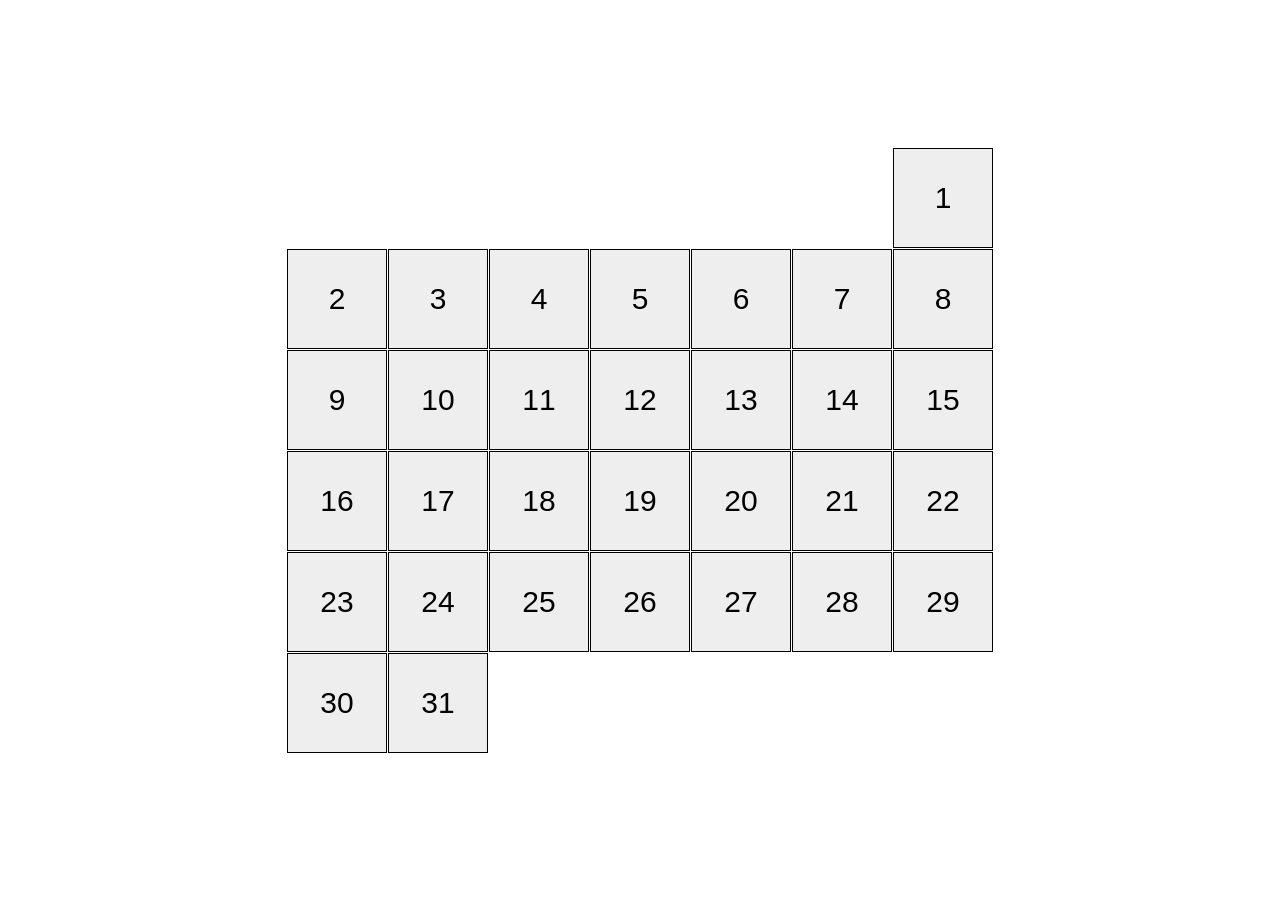
<file: index.html>
<!doctype html><html lang="en"><head><meta charset="utf-8"><meta name="viewport" content="width=device-width, initial-scale=1.0"><title>Calendar</title><link rel="stylesheet" href="index.5c7b126d.css"></head><body class="page"> <section class="calendar calendar--month-length-31 calendar--start-day-sun"> <div class="calendar__day"></div> <div class="calendar__day"></div> <div class="calendar__day"></div> <div class="calendar__day"></div> <div class="calendar__day"></div> <div class="calendar__day"></div> <div class="calendar__day"></div> <div class="calendar__day"></div> <div class="calendar__day"></div> <div class="calendar__day"></div> <div class="calendar__day"></div> <div class="calendar__day"></div> <div class="calendar__day"></div> <div class="calendar__day"></div> <div class="calendar__day"></div> <div class="calendar__day"></div> <div class="calendar__day"></div> <div class="calendar__day"></div> <div class="calendar__day"></div> <div class="calendar__day"></div> <div class="calendar__day"></div> <div class="calendar__day"></div> <div class="calendar__day"></div> <div class="calendar__day"></div> <div class="calendar__day"></div> <div class="calendar__day"></div> <div class="calendar__day"></div> <div class="calendar__day"></div> <div class="calendar__day"></div> <div class="calendar__day"></div> <div class="calendar__day"></div> </section> </body></html>
</file>
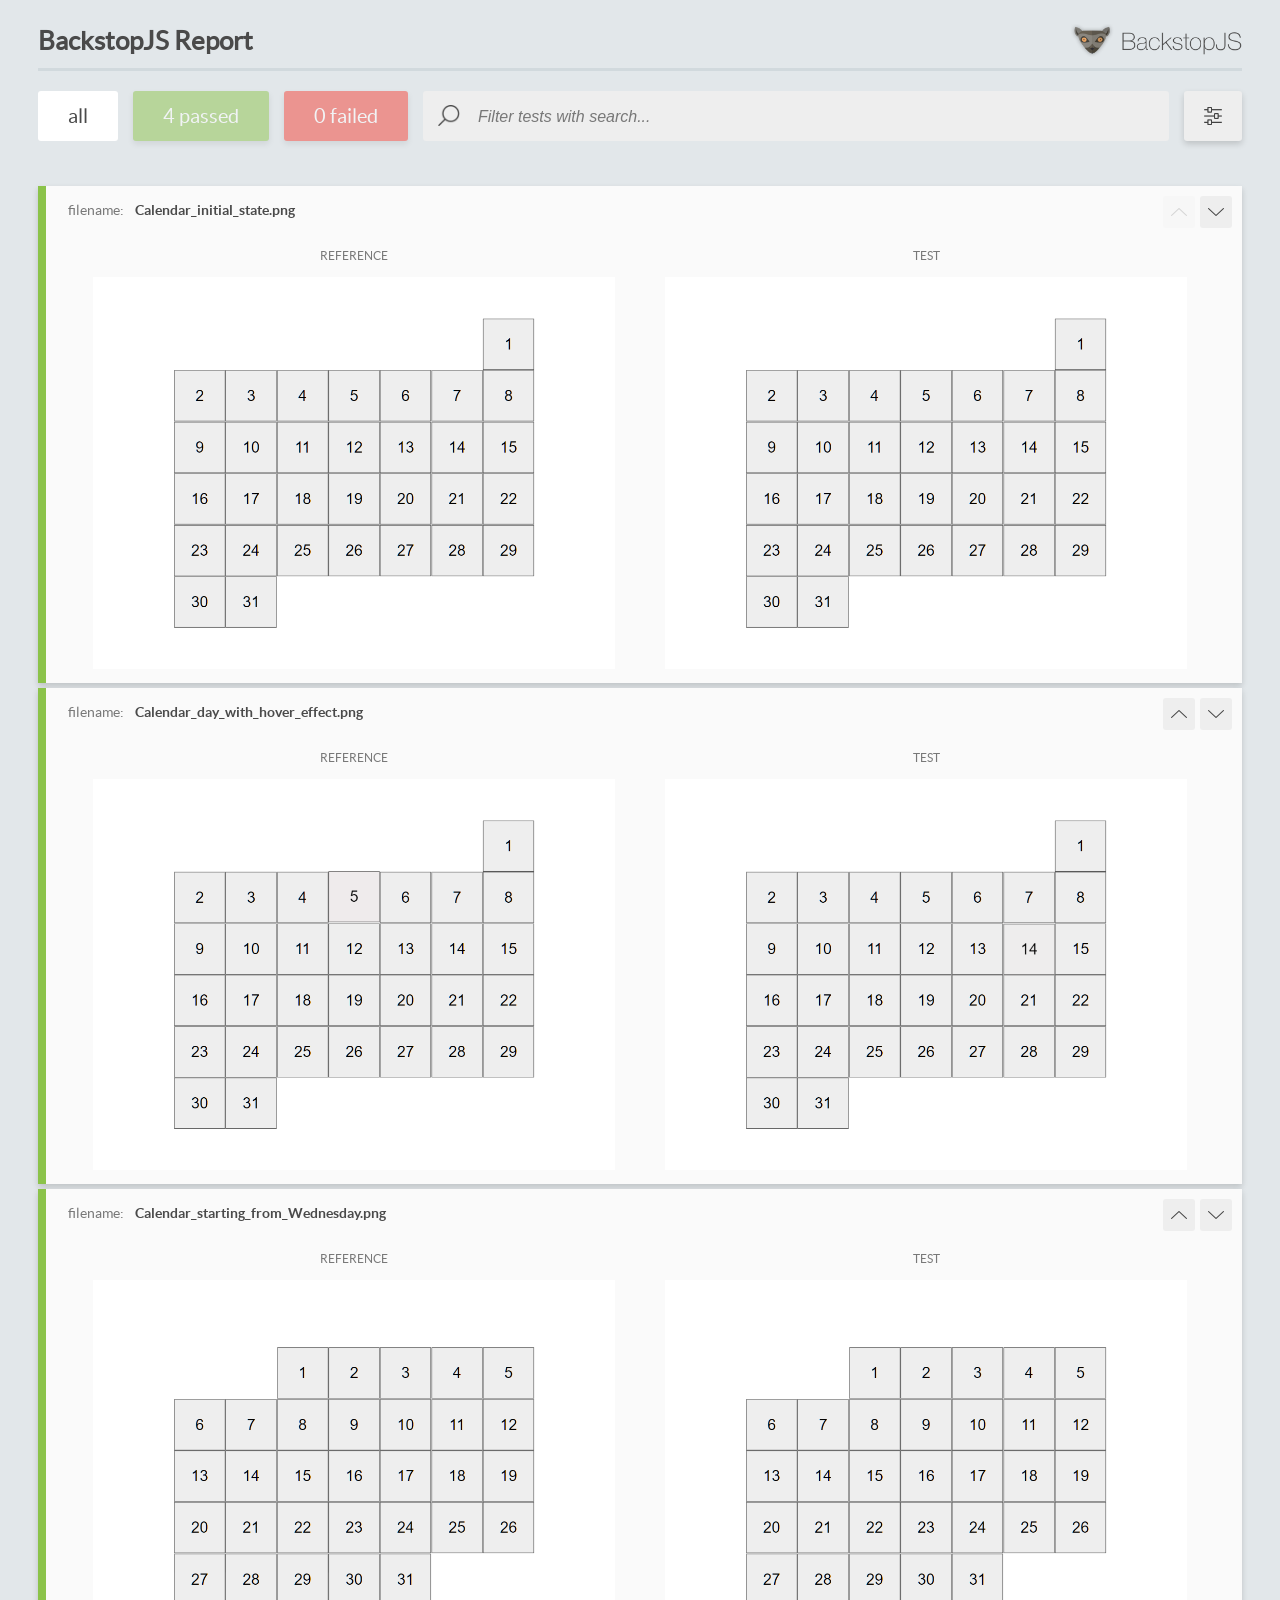
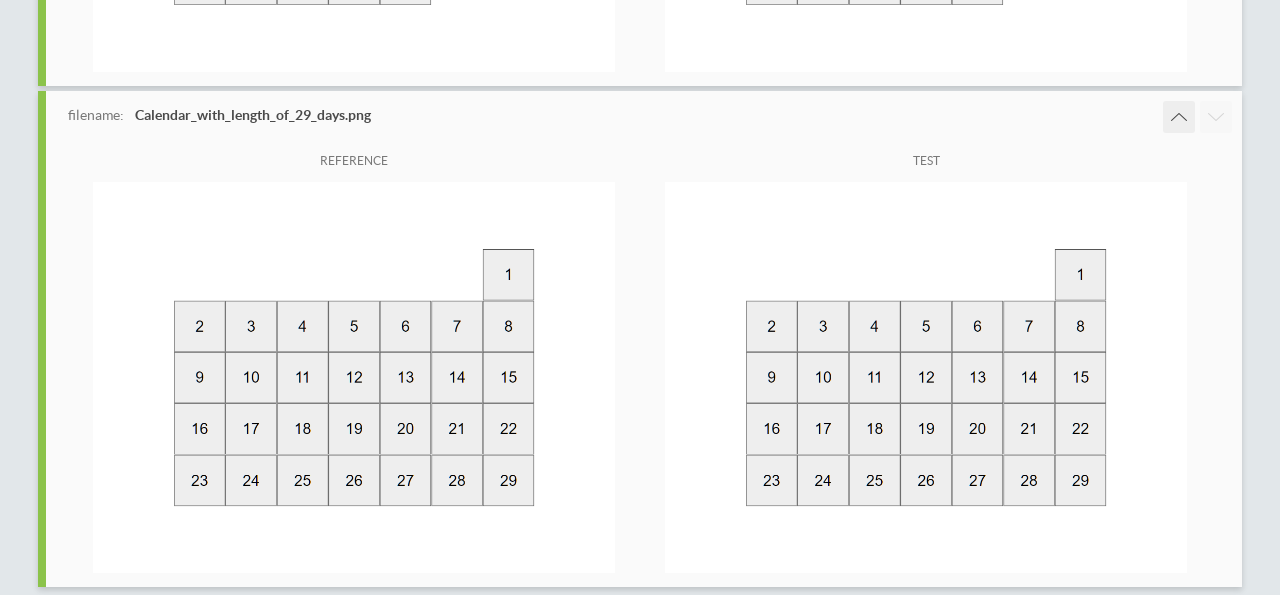
<file: report/html_report/index.html>
<!DOCTYPE html>
<html>
  <head>
    <meta charset="utf-8">
    <!-- Disable Cache -->
    <meta http-equiv="Cache-Control" content="no-cache, no-store, must-revalidate">
    <meta http-equiv="Pragma" content="no-cache">
    <meta http-equiv="Expires" content="0">

    <title>BackstopJS Report</title>

    <style>
      @font-face {
          font-family: 'latoregular';
          src: url('./assets/fonts/lato-regular-webfont.woff2') format('woff2'),
              url('./assets/fonts/lato-regular-webfont.woff') format('woff');
          font-weight: 400;
          font-style: normal;
      }
      @font-face {
          font-family: 'latobold';
          src: url('./assets/fonts/lato-bold-webfont.woff2') format('woff2'),
              url('./assets/fonts/lato-bold-webfont.woff') format('woff');
          font-weight: 700;
          font-style: normal;
      }

      .ReactModal__Body--open {
          overflow: hidden;
      }
      .ReactModal__Body--open .header {
        display: none;
      }

    </style>
  </head>
  <body style="background-color: #E2E7EA">
    <div id="root">

    </div>
    <script>
      function report (report) { // eslint-disable-line no-unused-vars
        window.tests = report;
      }
    </script>
    <script src="config.js"></script>
    <script src="index_bundle.js"></script>
  </body>
</html>
</file>
<file: index.5c7b126d.css>
.calendar{box-sizing:border-box;flex-wrap:wrap;flex:none;gap:1px;width:726px;display:flex}.calendar__day{box-sizing:border-box;background:#eee;border:1px solid #000;flex:0 0 100px;height:100px;font-family:Arial,sans-serif;font-size:30px}.calendar__day,.page{justify-content:center;align-items:center;display:flex}.calendar__day:first-child:before{content:"1"}.calendar__day:nth-child(2):before{content:"2"}.calendar__day:nth-child(3):before{content:"3"}.calendar__day:nth-child(4):before{content:"4"}.calendar__day:nth-child(5):before{content:"5"}.calendar__day:nth-child(6):before{content:"6"}.calendar__day:nth-child(7):before{content:"7"}.calendar__day:nth-child(8):before{content:"8"}.calendar__day:nth-child(9):before{content:"9"}.calendar__day:nth-child(10):before{content:"10"}.calendar__day:nth-child(11):before{content:"11"}.calendar__day:nth-child(12):before{content:"12"}.calendar__day:nth-child(13):before{content:"13"}.calendar__day:nth-child(14):before{content:"14"}.calendar__day:nth-child(15):before{content:"15"}.calendar__day:nth-child(16):before{content:"16"}.calendar__day:nth-child(17):before{content:"17"}.calendar__day:nth-child(18):before{content:"18"}.calendar__day:nth-child(19):before{content:"19"}.calendar__day:nth-child(20):before{content:"20"}.calendar__day:nth-child(21):before{content:"21"}.calendar__day:nth-child(22):before{content:"22"}.calendar__day:nth-child(23):before{content:"23"}.calendar__day:nth-child(24):before{content:"24"}.calendar__day:nth-child(25):before{content:"25"}.calendar__day:nth-child(26):before{content:"26"}.calendar__day:nth-child(27):before{content:"27"}.calendar__day:nth-child(28):before{content:"28"}.calendar__day:nth-child(29):before{content:"29"}.calendar__day:nth-child(30):before{content:"30"}.calendar__day:nth-child(31):before{content:"31"}.calendar--start-day-mon .calendar__day:first-child{margin-left:0}.calendar--start-day-tre .calendar__day:first-child{margin-left:101px}.calendar--start-day-wed .calendar__day:first-child{margin-left:202px}.calendar--start-day-thu .calendar__day:first-child{margin-left:303px}.calendar--start-day-fri .calendar__day:first-child{margin-left:404px}.calendar--start-day-sat .calendar__day:first-child{margin-left:505px}.calendar--start-day-sun .calendar__day:first-child{margin-left:606px}.calendar--month-length-28 .calendar__day:nth-child(n+29),.calendar--month-length-29 .calendar__day:nth-child(n+30),.calendar--month-length-30 .calendar__day:nth-child(n+31),.calendar--month-length-31 .calendar__day:nth-child(n+32){display:none}.page{height:100vh;margin:0}.calendar{padding:10px}.calendar__day{transition-duration:.5s}.calendar__day:hover{cursor:pointer;background:#ffbfcb;transform:translateY(20px)}
/*# sourceMappingURL=index.5c7b126d.css.map */
</file>
